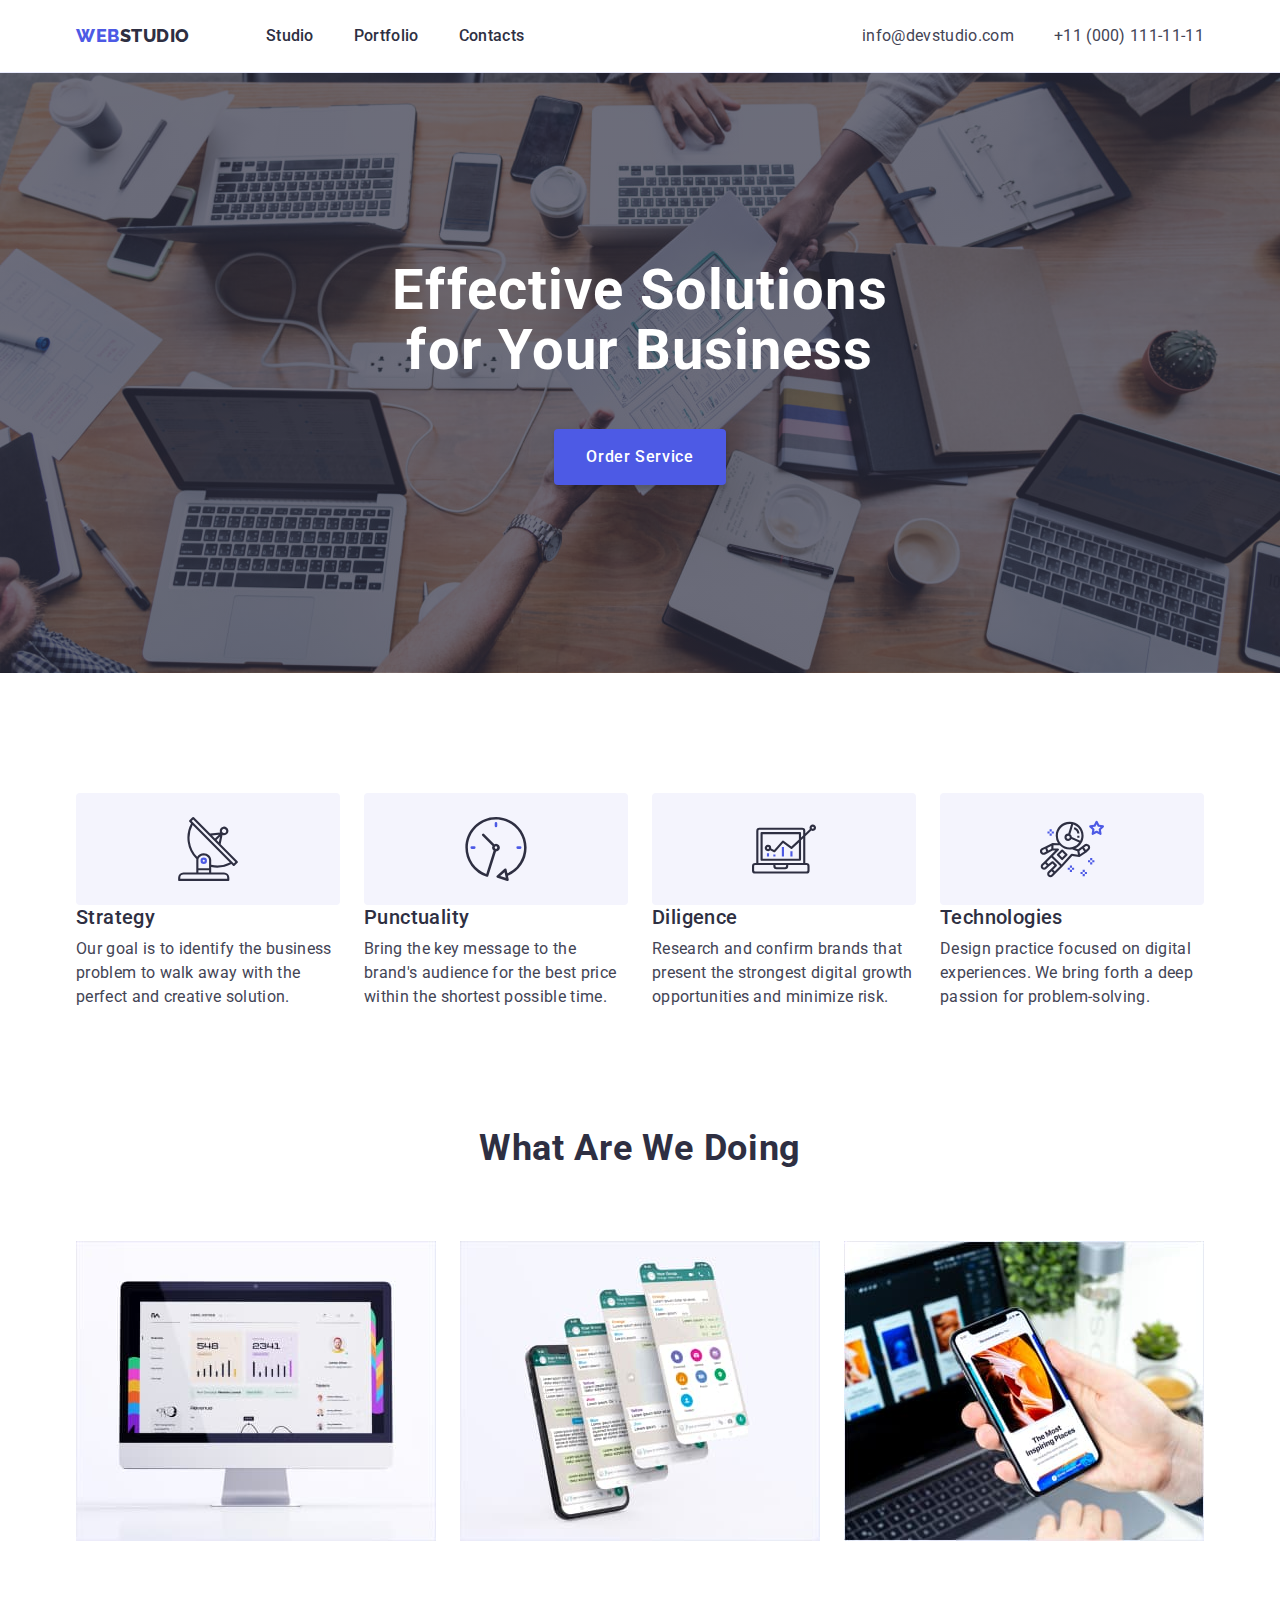
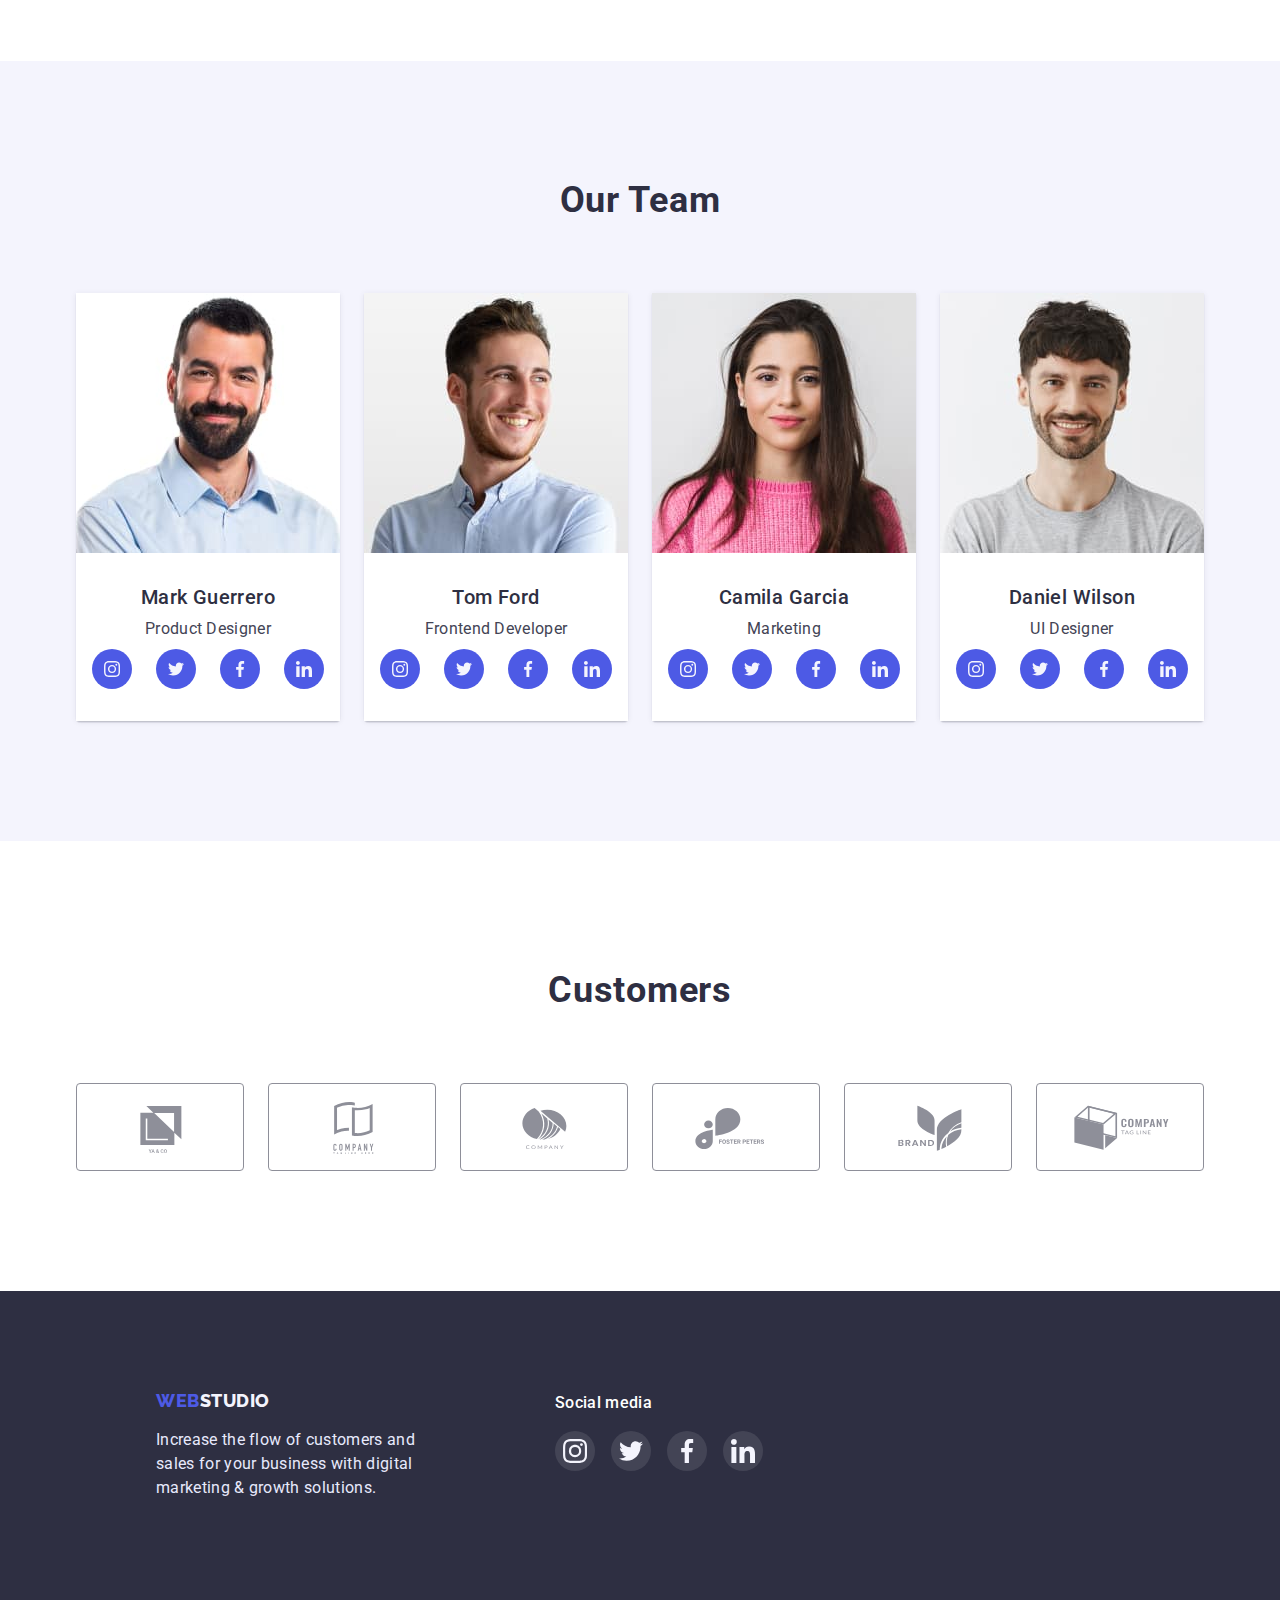
<file: index.html>
<!DOCTYPE html>
<html lang="en">
  <head>
    <meta charset="UTF-8" />
    <meta http-equiv="X-UA-Compatible" content="IE=edge" />
    <meta name="viewport" content="width=device-width, initial-scale=1.0" />
    <title>WebStudio</title>
    <link rel="stylesheet" href="https://cdnjs.cloudflare.com/ajax/libs/modern-normalize/1.0.0/modern-normalize.min.css"/>
    
    <link rel="stylesheet" href="./css/styles.css" />
    <link rel="preconnect" href="https://fonts.googleapis.com" />
    <link rel="preconnect" href="https://fonts.gstatic.com" crossorigin />
    <link
      href="https://fonts.googleapis.com/css2?family=Raleway:wght@800&family=Roboto:wght@400;500;700&display=swap"
      rel="stylesheet"/>
      
  </head>
  <body>
    <!-- navigation -->
    <header class="header">
      <div class="container container-header">
      <nav class="header-general">
        <a href="./index.html" class="header-logo link"
          >Web<span class="header-logo-studio">Studio</span></a
        >

        <ul class="header-navigation list">
          <li class="hader-navigation-list">
            <a href="" class="header-navigation-studio link">Studio</a>
          </li>
          <li class="header-navigation-list">
            <a href="./portfolio.html" class="header-navigation-portfolio link"
              >Portfolio</a
            >
          </li>
          <li class="hader-navigation-list">
            <a href="" class="header-navigation-contacts link">Contacts</a>
          </li>
        </ul>
      </nav>
      <!-- contacts -->
      <address class="address-contact">
      <ul class="header-list-contacts list">
        <li class="header-contacts">
          <a
            href="mailto:info@devstudio.com"
            class="header-contacts-mail link"
            >info@devstudio.com</a
          >
        </li>
        <li class="header-contacts link">
          <a
            href="tel:+110001111111"
  
            class="header-contacts-phone link"
            >+11 (000) 111-11-11</a
          >
        </li>
      </ul>
      </address>
    </header>
    <main>
      <!-- main -->
      <section class="hero">
       <div class="container container-main">
        <h1 class="hero-text">Effective Solutions <br />for Your Business</h1>
        <button type="button" class="hero-button hero-button-orderservice">
          Order Service
        </button>
      </section>
      <section class="qualities">
        <div class="container">
        <h2 class="qualities-section-name visually-hidden">Our Qualities</h2>
        <ul class=" qualities-unordered list">
          <li class="qualities-list">
            <div class="qual-icon">
            <svg class="quality-icon" width="64px" height="64px">
                  <use href="./images/icons.svg#icon-antenna-1" ></use>
                </svg>
            </div>
    <h3 class="qualities-list-strategy-name qualities-list-name">Strategy</h3>
            <p class="qualities-list-text">
              Our goal is to identify the business problem to walk away with the
              perfect and creative solution.
            </p>
          </li>
          <li class="qualities-list">
            <div class="qual-icon">
            <svg class="quality-icon" width="64px" height="64px">
                  <use href="./images/icons.svg#icon-clock-1" ></use>
                </svg>
                </div>
            <h3 class="qualities-list-punctuality-name qualities-list-name ">Punctuality
            </h3>
            <p class="qualities-list-text">
              Bring the key message to the brand's audience for the best price
              within the shortest possible time.
            </p>
          </li>
          <li class="qualities-list">
            <div class="qual-icon">
            <svg class="quality-icon" width="64px" height="64px">
                  <use href="./images/icons.svg#icon-diagram-1"></use>
                </svg>
                </div>
            <h3 class="qualities-list-diligence-name qualities-list-name">Diligence
            </h3>
            <p class="qualities-list-text">
              Research and confirm brands that present the strongest digital
              growth opportunities and minimize risk.
            </p>
          </li>
          <li class="qualities-list">
            <div class="qual-icon">
            <svg class="quality-icon" width="64px" height="64px">
                  <use href="./images/icons.svg#icon-astronaut-1"> </use>
                </svg>
                </div>
            <h3 class="qualities-list-tehnologies-name qualities-list-name">Technologies
            </h3>
            <p class="qualities-list-text">
              Design practice focused on digital experiences. We bring forth a
              deep passion for problem-solving.
            </p>
          </li>
        </ul>
        </div>
      </section>
      <section class="works">
        <div class="container">
        <h2 class="works-name">What are we doing</h2>
        <ul class="works-list list">
          <li class="works-list-one">
            <img
              src="./images/screen.jpg"
              alt="screen"
              width="360"
              height="300"
            />
          </li>
          <li class="works-list-two">
            <img
              src="./images/smartfone.jpg"
              alt="smartfone"
              width="360"
              height="300"
            />
          </li>
          <li class="works-list-three">
            <img
              src="./images/note.jpg"
              alt="notebook"
              width="360"
              height="300"
            />
          </li>
        </ul>
      </section>
      <!-- team -->
      <section class="team">
        <div class="container">
        <h2 class="team-name">Our Team</h2>
        <ul class="team-list list">
          <li class="team-list-person">
            <img
              src="./images/mark.jpg"
              alt="Mark Guerrero"
              width="264"
              height="260"
            />
            <div class="container-team">
            <h3 class="team-list-name">Mark Guerrero</h3>
            <p class="team-list-job">Product Designer</p>
            <ul class="team-soc-list list">
              <li class="team-soc-items"><a href="" class="team-soc-link link">
                <svg class="team-soc-icon" width="16px" height="16px">
                  <use href="./images/icons.svg#icon-instagram">

                  </use>
                </svg>
              </a></li>
              <li class="team-soc-items"><a href="" class="team-soc-link link"><svg class="team-soc-icon" width="16px" height="16px">
                  <use href="./images/icons.svg#icon-twitter">

                  </use>
                </svg></a></li>
              <li class="team-soc-items"><a href="" class="team-soc-link link"><svg class="team-soc-icon" width="16px" height="16px">
                  <use href="./images/icons.svg#icon-facebook">

                  </use>
                </svg></a></li>
              <li class="team-soc-items"><a href="" class="team-soc-link link"><svg class="team-soc-icon" width="16px" height="16px">
                  <use href="./images/icons.svg#icon-linkedin">

                  </use>
                </svg></a></li>
            </ul>
          

            </div>
          </li>

          <li class="team-list-person">
            <img
              src="./images/tom.jpg"
              alt="Tom Ford"
              width="264"
              height="260"
            />
            <div class="container-team">
            <h3 class="team-list-name">Tom Ford</h3>
            <p class="team-list-job">Frontend Developer</p>
<ul class="team-soc-list list">
              <li class="team-soc-items"><a href="" class="team-soc-link link">
                <svg class="team-soc-icon" width="16px" height="16px">
                  <use href="./images/icons.svg#icon-instagram">

                  </use>
                </svg>
              </a></li>
              <li class="team-soc-items"><a href="" class="team-soc-link link"><svg class="team-soc-icon" width="16px" height="16px">
                  <use href="./images/icons.svg#icon-twitter">

                  </use>
                </svg></a></li>
              <li class="team-soc-items"><a href="" class="team-soc-link link"><svg class="team-soc-icon" width="16px" height="16px">
                  <use href="./images/icons.svg#icon-facebook">

                  </use>
                </svg></a></li>
              <li class="team-soc-items"><a href="" class="team-soc-link link"><svg class="team-soc-icon" width="16px" height="16px">
                  <use href="./images/icons.svg#icon-linkedin">

                  </use>
                </svg></a></li>
            </ul>
            </div>
          </li>
          <li class="team-list-person">
            <img
              src="./images/camila.jpg"
              alt="Camila Garcia"
              width="264"
              height="260"
            />
            <div class="container-team">
            <h3 class="team-list-name">Camila Garcia</h3>
            <p class="team-list-job">Marketing</p>
<ul class="team-soc-list list">
              <li class="team-soc-items"><a href="" class="team-soc-link link">
                <svg class="team-soc-icon" width="16px" height="16px">
                  <use href="./images/icons.svg#icon-instagram">

                  </use>
                </svg>
              </a></li>
              <li class="team-soc-items"><a href="" class="team-soc-link link"><svg class="team-soc-icon" width="16px" height="16px">
                  <use href="./images/icons.svg#icon-twitter">

                  </use>
                </svg></a></li>
              <li class="team-soc-items"><a href="" class="team-soc-link link"><svg class="team-soc-icon" width="16px" height="16px">
                  <use href="./images/icons.svg#icon-facebook">

                  </use>
                </svg></a></li>
              <li class="team-soc-items"><a href="" class="team-soc-link link"><svg class="team-soc-icon" width="16px" height="16px">
                  <use href="./images/icons.svg#icon-linkedin">

                  </use>
                </svg></a></li>
            </ul>
            </div>
          </li>
          <li class="team-list-person">
            <img
              src="./images/daniel.jpg"
              alt="Daniel Wilson"
              width="264"
              height="260"
            />
            <div class="container-team">
            <h3 class="team-list-name">Daniel Wilson</h3>
            <p class="team-list-job">UI Designer</p>
            <ul class="team-soc-list list">
              <li class="team-soc-items"><a href="" class="team-soc-link link">
                <svg class="team-soc-icon" width="16px" height="16px">
                  <use href="./images/icons.svg#icon-instagram">

                  </use>
                </svg>
              </a></li>
              <li class="team-soc-items"><a href="" class="team-soc-link link"><svg class="team-soc-icon" width="16px" height="16px">
                  <use href="./images/icons.svg#icon-twitter">

                  </use>
                </svg></a></li>
              <li class="team-soc-items"><a href="" class="team-soc-link link"><svg class="team-soc-icon" width="16px" height="16px">
                  <use href="./images/icons.svg#icon-facebook">

                  </use>
                </svg></a></li>
              <li class="team-soc-items"><a href="" class="team-soc-link link"><svg class="team-soc-icon" width="16px" height="16px">
                  <use href="./images/icons.svg#icon-linkedin">

                  </use>
                </svg></a></li>
            </ul>
            </div>
          </li>
        </ul>
        </div>
        </section>
        <!--Customers-->
        <section class="customers">
          <div class="container">
            <h2 class="sec-name">Customers</h2>
          <ul class="cast-list list">
            <li class="cast"><a href="" class="cast-link link">
                <svg class="cast-soc-icon" width="104px" height="56px">
                  <use href="./images/icons.svg#icon-Logo"> </use>
                </svg>
              </a>
            </li>
            <li class="cast"><a href="" class="cast-link link"> <svg class="cast-soc-icon" width="104px" height="56px">
                  <use href="./images/icons.svg#icon-Logo1"> </use>
                </svg></a></li>
            <li class="cast"><a href="" class="cast-link link"> <svg class="cast-soc-icon" width="104px" height="56px">
                  <use href="./images/icons.svg#icon-Logo2"> </use>
                </svg></a></li>
            <li class="cast"><a href="" class="cast-link link"> <svg class="cast-soc-icon" width="104px" height="56px">
                  <use href="./images/icons.svg#icon-Logo3"> </use>
                </svg></a></li>
            <li class="cast"><a href="" class="cast-link link"> <svg class="cast-soc-icon" width="104px" height="56px">
                  <use href="./images/icons.svg#icon-Logo4"> </use>
                </svg></a></li>
            <li class="cast"><a href="" class="cast-link link"> <svg class="cast-soc-icon" width="104px" height="56px">
                  <use href="./images/icons.svg#icon-Logo5"> </use>
                </svg></a></li>
          </ul>
          </div>
        </section>
    </main>
    <!-- footer -->
    <footer class="footer">
      <div class=" logo-container">
      <a href="./index.html" class="footer-logo link"
        >Web<span class="footer-logo-studio">Studio</span></a
      >
      <p class="footer-text">
        Increase the flow of customers and sales for your business with digital
        marketing & growth solutions.
      </p>
      </div>
      <div class="container soc-footer">
        <p class="soc-footer-text">Social media</p>
        <ul class="footer-soc-list list">
              <li class="footer-soc-items"><a href="" class="footer-soc-link link">
                <svg class="footer-soc-icon" width="24px" height="24px">
                  <use href="./images/icons.svg#icon-instagram">

                  </use>
                </svg>
              </a></li>
              <li class="footer-soc-items"><a href="" class="footer-soc-link link"><svg class="team-soc-icon" width="24px" height="24px">
                  <use href="./images/icons.svg#icon-twitter">

                  </use>
                </svg></a></li>
              <li class="footer-soc-items"><a href="" class="footer-soc-link link"><svg class="team-soc-icon" width="24px" height="24px">
                  <use href="./images/icons.svg#icon-facebook">

                  </use>
                </svg></a></li>
              <li class="footer-soc-items"><a href="" class="footer-soc-link link"><svg class="team-soc-icon" width="24px" height="24px">
                  <use href="./images/icons.svg#icon-linkedin">

                  </use>
                </svg></a></li>
            </ul>

      </div>
    </footer>
  </body>
</html>
</file>
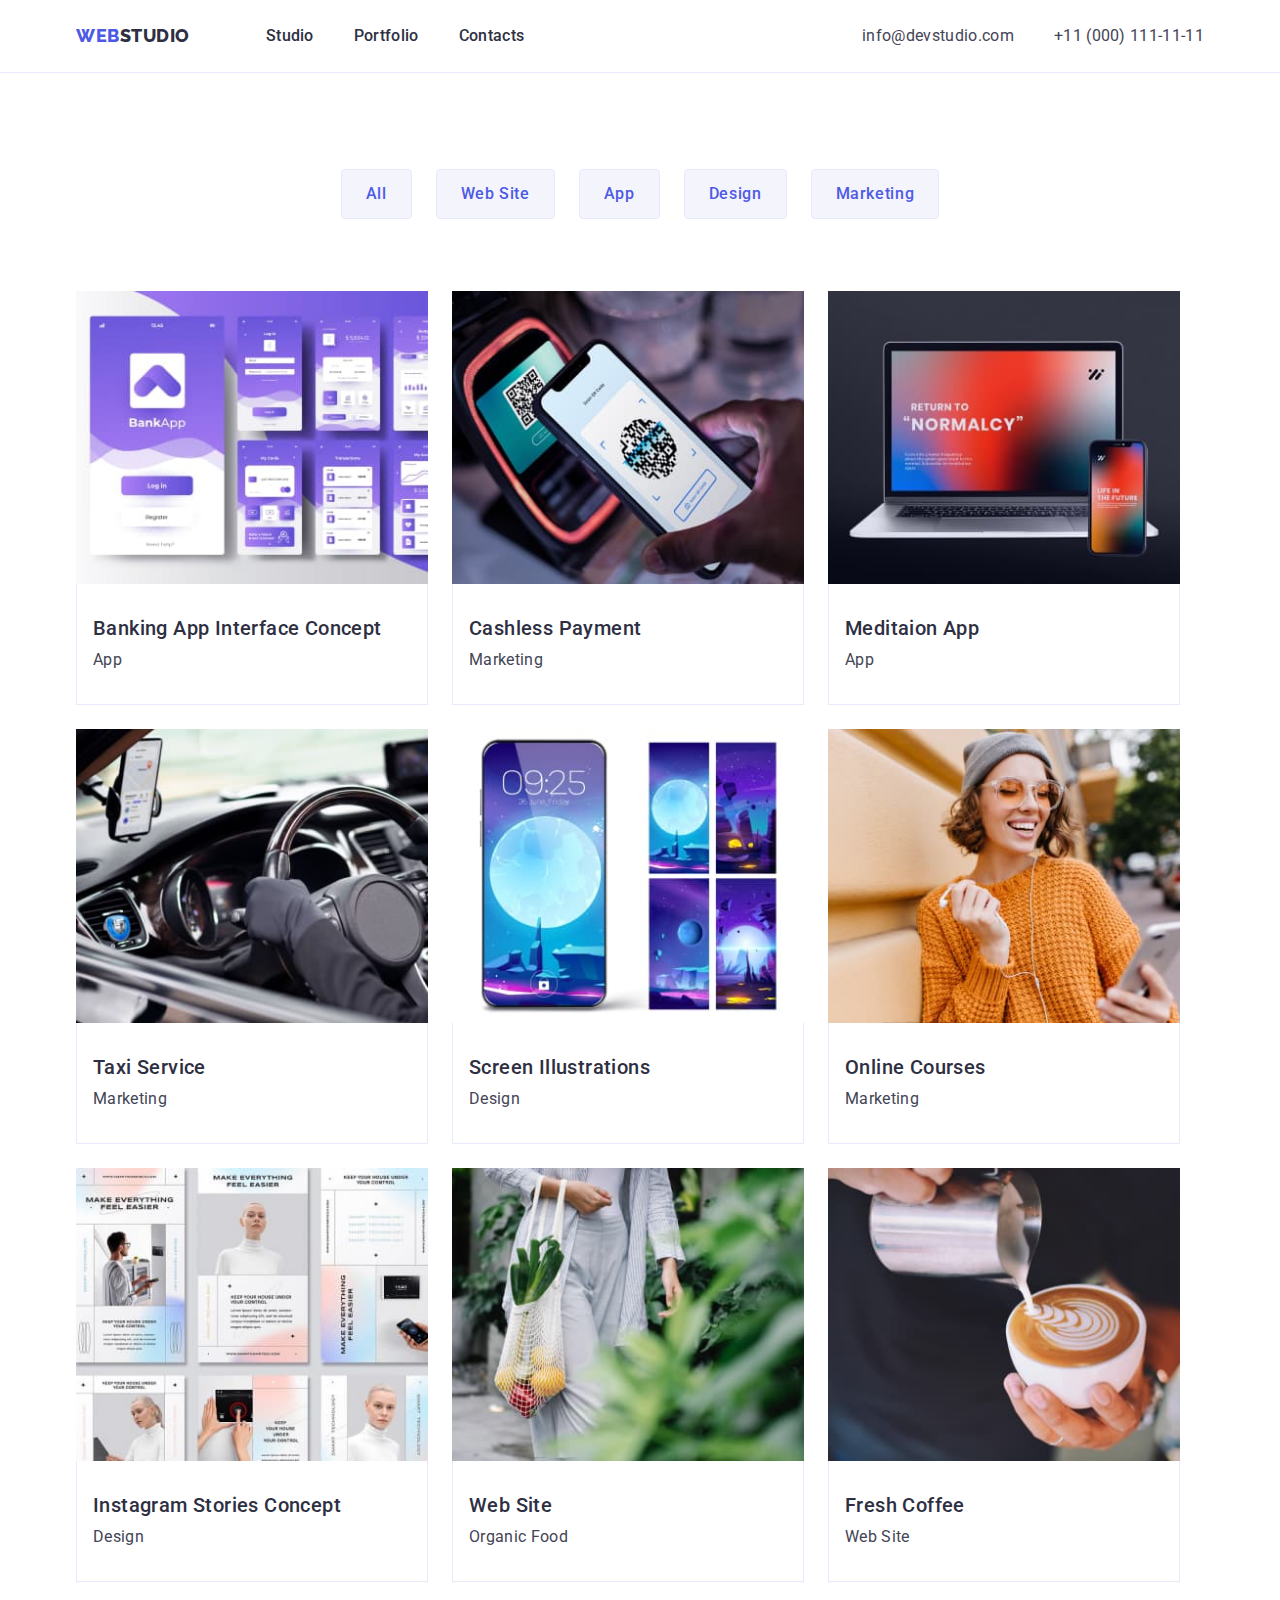
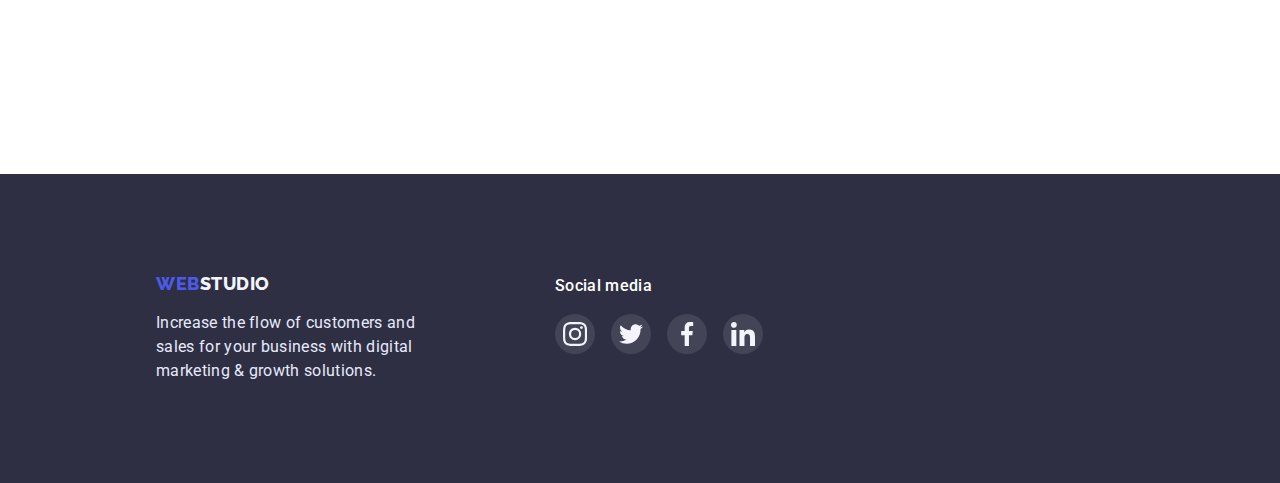
<file: portfolio.html>
<!DOCTYPE html>
<html lang="en">
  <head>
    <meta charset="UTF-8" />
    <meta http-equiv="X-UA-Compatible" content="IE=edge" />
    <meta name="viewport" content="width=device-width, initial-scale=1.0" />
    <title>Portfolio</title>
    <link rel="stylesheet" href="https://cdnjs.cloudflare.com/ajax/libs/modern-normalize/1.0.0/modern-normalize.min.css"/>
    
    <link rel="stylesheet" href="./css/styles.css" />
    <link rel="preconnect" href="https://fonts.googleapis.com" />
    <link rel="preconnect" href="https://fonts.gstatic.com" crossorigin />
    <link
      href="https://fonts.googleapis.com/css2?family=Raleway:wght@800&family=Roboto:wght@400;500;700&display=swap"
      rel="stylesheet"
    />
    
  </head>
  <body>
    <!-- navigation -->
    <header class="header">
      <div class="container container-header">
      <nav class="header-general">
        <a href="./index.html" class="header-logo link"
          >Web<span class="header-logo-studio">Studio</span></a
        >

        <ul class="header-navigation list">
          <li class="hader-navigation-list">
            <a href="" class="header-navigation-studio link">Studio</a>
          </li>
          <li class="header-navigation-list">
            <a href="./portfolio.html" class="header-navigation-portfolio link"
              >Portfolio</a
            >
          </li>
          <li class="hader-navigation-list">
            <a href="" class="header-navigation-contacts link">Contacts</a>
          </li>
        </ul>
      </nav>
      <!-- contacts -->
      <address class="address-contact">
      <ul class="header-list-contacts list">
        <li class="header-contacts">
          <a
            href="mailto:info@devstudio.com"
            class="header-contacts-mail link"
            >info@devstudio.com</a
          >
        </li>
        <li class="header-contacts link">
          <a
            href="tel:+110001111111"
  
            class="header-contacts-phone link"
            >+11 (000) 111-11-11</a
          >
        </li>
      </ul>
      </address>
    </header>
    <main>
      <section class="portfolio">
        <div class="container container-btn">
        <h1 class="visually-hidden">Buttons</h1>
        <ul class="filters list">
          <li><button type="button" class="filters-btn">All</button></li>
          <li><button type="button" class="filters-btn">Web Site</button></li>
          <li><button type="button" class="filters-btn">App</button></li>
          <li><button type="button" class="filters-btn">Design</button></li>
          <li><button type="button" class="filters-btn">Marketing</button></li>
        </ul>
        

        <ul class="cards list">
          <li class="cards-list">
            <a href="" class="link deco-link">
              <img
                src="./images/app.jpg"
                alt="mobile application"
                height="300"
                width="360"
              />
              <div class="container-text">
              <h2 class="cards-name">Banking App Interface Concept</h2>
              <p class="cards-text">App</p>
            </div>
          </a>
          </li>
          <li class="cards-list">
            <a href="" class="link deco-link">
              <img
                src="./images/barcode.jpg"
                alt="smartfone and barcode"
                height="300"
                width="360"
              />
            
<div class="container-text">
              <h2 class="cards-name">Cashless Payment</h2>
              <p class="cards-text">Marketing</p>
          </div>
          </a>
          </li>
          <li class="cards-list">
            <a href="" class="link deco-link">
              <img
                src="./images/gadget.jpg"
                alt="notebook and smartfone"
                height="300"
                width="360"
              />
<div class="container-text">
              <h2 class="cards-name">Meditaion App</h2>
              <p class="cards-text">App</p>
            </div>
          </a>
          </li>
          <li class="cards-list">
            <a href="" class="link deco-link">
              <img
                src="./images/car.jpg"
                alt=" car weel"
                height="300"
                width="360"
              />
<div class="container-text">
              <h2 class="cards-name">Taxi Service</h2>
              <p class="cards-text">Marketing</p>
            </div>
          </a>
          </li>
          <li class="cards-list">
            <a href="" class="link deco-link">
              <img
                src="./images/screenmoon.jpg"
                alt="moon on the screen"
                height="300"
                width="360"
              />
<div class="container-text">
              <h2 class="cards-name">Screen Illustrations</h2>
              <p class="cards-text">Design</p>
            </div>
          </a>
          </li>
          <li class="cards-list">
            <a href="" class="link deco-link">
              <img
                src="./images/orangegirl.jpg"
                alt=" girl in orange clothes"
                height="300"
                width="360"
              />
<div class="container-text">
              <h2 class="cards-name">Online Courses</h2>
              <p class="cards-text">Marketing</p>
            </div>
          </a>
          </li>
          <li class="cards-list">
            <a href="" class="link deco-link">
              <img
                src="./images/people.jpg"
                alt=" people"
                height="300"
                width="360"
              />
<div class="container-text">
              <h2 class="cards-name">Instagram Stories Concept</h2>
              <p class="cards-text">Design</p>
            </div>
          </a>
          </li>
          <li class="cards-list">
            <a href="" class="link deco-link">
              <img
                src="./images/granat.jpg"
                alt=" girl go from shopping"
                height="300"
                width="360"
              />
<div class="container-text">
              <h2 class="cards-name">Web Site</h2>
              <p class="cards-text">Organic Food</p>
            </div>
            </a>
          </li>
          <li class="cards-list">
            <a href="" class="link deco-link">
              <img
                src="./images/cofee.jpg"
                alt="cup of cofee"
                height="300"
                width="360"
              />
              <div class="container-text">
              <h2 class="cards-name">Fresh Coffee</h2>
              <p class="cards-text">Web Site</p>
            </div>  
          </a>
      </li>
    </ul>
        </div>
      </section>
    </main>
    <footer class="footer">
      <div class=" logo-container">
      <a href="./index.html" class="footer-logo link"
        >Web<span class="footer-logo-studio">Studio</span></a
      >
      <p class="footer-text">
        Increase the flow of customers and sales for your business with digital
        marketing & growth solutions.
      </p>
      </div>
      <div class="container soc-footer">
        <p class="soc-footer-text">Social media</p>
        <ul class="footer-soc-list list">
              <li class="footer-soc-items"><a href="" class="footer-soc-link link">
                <svg class="footer-soc-icon" width="24px" height="24px">
                  <use href="./images/icons.svg#icon-instagram">

                  </use>
                </svg>
              </a></li>
              <li class="footer-soc-items"><a href="" class="footer-soc-link link"><svg class="team-soc-icon" width="24px" height="24px">
                  <use href="./images/icons.svg#icon-twitter">

                  </use>
                </svg></a></li>
              <li class="footer-soc-items"><a href="" class="footer-soc-link link"><svg class="team-soc-icon" width="24px" height="24px">
                  <use href="./images/icons.svg#icon-facebook">

                  </use>
                </svg></a></li>
              <li class="footer-soc-items"><a href="" class="footer-soc-link link"><svg class="team-soc-icon" width="24px" height="24px">
                  <use href="./images/icons.svg#icon-linkedin">

                  </use>
                </svg></a></li>
            </ul>

      </div>
    </footer>
  </body>
</html>
</file>
<file: css/styles.css>
:root {
  --navigation-color: #2e2f42;
  --contacts-color: #434455;
  --logo-color: #4d5ae5;
  --hover-color: #404bbf;
  --white-color: #ffffff;
  --footer-logo-studio-color: #f4f4fd;
  --footer-text-color: #e7e9fc;
  --hero-grd: linear-gradient(rgba(46, 47, 66, 0.7), rgba(46, 47, 66, 0.7));
  --black-color: #000000;
  --company: #8e8f99;
  --hover-footer: #31d0aa;
  --soc-bc-footer: #ffffff1a;
}

.visually-hidden {
  position: absolute;
  width: 1px;
  height: 1px;
  margin: -1px;
  border: 0;
  padding: 0;

  white-space: nowrap;
  clip-path: inset(100%);
  clip: rect(0 0 0 0);
  overflow: hidden;
}
.list {
  list-style: none;
}
.link {
  text-decoration: none;
}
h1,
h2,
h3,
h4,
p {
  margin: 0;
}

ul {
  margin: 0;
  padding-left: 0;
}

img {
  max-width: 100%;
  height: auto;
  display: block;
}

body {
  background: var(--white-color);
  font-family: "Roboto", sans-serif;
  color: var(--navigation-color);
}

/* -----------------------HEADER--------------------------- */
.header {
  padding-top: 24px;
  padding-bottom: 24px;
  border-bottom: 1px solid #e7e9fc;
}
.container {
  max-width: 1158px;
  padding-left: 15px;
  padding-right: 15px;
  margin-left: auto;
  margin-right: auto;
}
.container-header {
  display: flex;
}
.header-general {
  display: flex;
}

.header-logo {
  font-family: "Raleway", sans-serif;
  font-weight: 800;
  font-size: 18px;
  line-height: 1.33;
  letter-spacing: 0.03em;
  text-transform: uppercase;
  color: var(--logo-color);
  margin-right: 76px;
  display: flex;
  align-items: center;
}

.header-logo-studio {
  color: var(--navigation-color);
}
.header-navigation {
  font-weight: 500;
  font-size: 16px;
  line-height: 1.5;
  letter-spacing: 0.02em;
  display: flex;
  justify-content: center;
  align-items: center;
  gap: 40px;
}
.header-navigation-list {
}
.header-navigation-studio {
  color: var(--navigation-color);
}
.header-navigation-studio:hover,
.header-navigation-studio:focus {
  color: var(--hover-color);
}

.header-navigation-portfolio {
  color: var(--navigation-color);
}
.header-navigation-portfolio:hover,
.header-navigation-portfolio:focus {
  color: var(--hover-color);
}

.header-navigation-contacts {
  color: var(--navigation-color);
}

.header-navigation-contacts:hover,
.header-navigation-contacts:focus {
  color: var(--hover-color);
}
.address-contact {
  margin-left: auto;
}
.header-list-contacts {
  display: flex;
  gap: 40px;
}

.header-contacts {
  font-size: 16px;
  line-height: 1.5;
  letter-spacing: 0.02em;
  font-style: normal;
}
.header-contacts-mail {
  color: var(--contacts-color);
}
.header-contacts-mail:hover,
.header-contacts-mail:focus {
  color: var(--hover-color);
}
.header-contacts-phone {
  color: var(--contacts-color);
}
.header-contacts-phone:hover,
.header-contacts-phone:focus {
  color: var(--hover-color);
}
/* --------------------------HERO------------------------ */
.hero {
  padding-top: 188px;
  padding-bottom: 188px;
  background: var(--navigation-color);
  background: var(--hero-grd), url(../images/people-office.jpg);
  background-repeat: no-repeat;
  background-position: center;
  background-size: cover;
  max-width: 1440px;
  margin: auto;
}
.container-main {
}
.hero-text {
  font-size: 56px;
  line-height: 1.07;
  text-align: center;
  letter-spacing: 0.02em;
  color: var(--white-color);
  margin-bottom: 48px;
}
.hero-button {
  background: var(--logo-color);
  box-shadow: 0px 4px 4px rgba(0, 0, 0, 0.15);
  border-radius: 4px;
  cursor: pointer;
  margin-right: auto;
  margin-left: auto;
  display: block;
  padding: 16px 32px;
  border: 0;
}
.hero-button:hover,
.hero-button:focus {
  background: var(--hover-color);
  box-shadow: 0px 4px 4px rgba(0, 0, 0, 0.15);
  border-radius: 4px;
  cursor: pointer;
}
.hero-button-orderservice {
  font-family: inherit;
  font-weight: 500;
  font-size: 16px;
  line-height: 1.5;
  letter-spacing: 0.04em;
  color: var(--white-color);
}
.qualities {
  padding-top: 120px;
  padding-bottom: 120px;
}
.qualities-section-name {
}
.qualities-unordered {
  display: flex;
  gap: 24px;
}

.qualities-list {
  flex-basis: calc((100% - 72px) / 4);
}
.qualities-list-strategy {
}
.qualities-list-name {
  font-weight: 500;
  font-size: 20px;
  line-height: 1.2;
  letter-spacing: 0.02em;
  margin-bottom: 8px;
}

.qualities-list-strategy-name {
}
.qualities-list-text {
  font-size: 16px;
  line-height: 1.5;
  letter-spacing: 0.02em;
  color: var(--contacts-color);
}
.qualities-list-punctuality-name {
}
.qualities-list-diligence-name {
}
.qualities-list-tehnologies-name {
}
.qual-icon {
  display: flex;
  align-items: center;
  justify-content: center;
  width: 264px;
  height: 112px;
  background: var(--footer-logo-studio-color);
  border-radius: 4px;
}
/* -----------------------WORKS------------------------- */
.works {
  padding-top: 0;
  padding-bottom: 120px;
}
.works-name {
  font-size: 36px;
  line-height: 1.11;
  text-align: center;
  letter-spacing: 0.02em;
  text-transform: capitalize;
  margin-bottom: 72px;
}
.works-list {
  display: flex;
  align-items: center;
  flex-wrap: wrap;
  gap: 24px;
  justify-content: space-between;
}
.works-list-one {
  width: calc((100% - 48px) / 3);
}
.works-list-two {
  width: calc((100% - 48px) / 3);
}
.works-list-three {
  width: calc((100% - 48px) / 3);
}
/* --------------------------TEAM------------------------------------ */
.team {
  background: var(--footer-logo-studio-color);
  padding-top: 120px;
  padding-bottom: 120px;
}

.team-name {
  font-size: 36px;
  line-height: 1.11;
  text-align: center;
  letter-spacing: 0.02em;
  text-transform: capitalize;
  margin-bottom: 72px;
}
.team-list {
  display: flex;
  gap: 24px;
}

.team-list-name {
  font-weight: 500;
  font-size: 20px;
  line-height: 1.2;
  text-align: center;
  letter-spacing: 0.02em;
  margin-bottom: 8px;
}
.team-list-job {
  font-size: 16px;
  line-height: 1.5;
  text-align: center;
  letter-spacing: 0.02em;
  color: var(--contacts-color);
  margin-bottom: 8px;
}
.team-list-person {
  background: var(--white-color);
  box-shadow: 0px 1px 6px rgb(46 47 66 / 8%), 0px 1px 1px rgb(46 47 66 / 16%),
    0px 2px 1px rgb(46 47 66 / 8%);
  border-radius: 0px 0px 4px 4px;
  width: calc((100% - 72px) / 4);
}
.container-team {
  padding-top: 32px;
  padding-bottom: 32px;
  background-color: var(--white-color);
}

.team-soc-list {
  display: flex;
  justify-content: center;
  gap: 24px;
}

.team-soc-items {
  width: 40px;
  height: 40px;
}
.team-soc-link {
  width: 100%;
  height: 100%;
  background-color: var(--logo-color);
  display: flex;
  justify-content: center;
  align-items: center;
  border-radius: 50%;
}
.team-soc-icon {
  fill: var(--footer-logo-studio-color);
}
.team-soc-link:is(:hover, :focus) {
  background-color: var(--hover-color);
}
/* ----------------------CUSTOMERS------------------ */
.customers {
  padding-top: 130px;
  padding-bottom: 120px;
}
.sec-name {
  font-size: 36px;
  line-height: 1.11;
  text-align: center;
  letter-spacing: 0.02em;
  text-transform: capitalize;
  color: var(--navigation-color);
  margin-bottom: 72px;
}
.cast-list {
  display: flex;
  gap: 24px;
}
.container {
}
.cast {
  width: calc((100% - 120px) / 6);
  height: 88px;
}
.cast-link {
  display: flex;
  justify-content: center;
  align-items: center;
  width: 100%;
  height: 100%;
  color: var(--company);
  border: 1px solid var(--company);
  border-radius: 4px;
}

.cast-link:is(:hover, :focus) {
  color: var(--hover-color);
  border-color: 1px solid var(--hover-color);
}
.cast-soc-icon {
  fill: currentColor;
}
.cast-link:is(:hover, :focus) .cast-soc-icon {
  fill: currentColor;
  transition-duration: 250ms;
  transition-timing-function: cubic-bezier(0.4, 0, 0.2, 1);
}

/* -----------------------------FOOTER------------------------ */
.footer {
  background: var(--navigation-color);
  padding-top: 100px;
  padding-bottom: 100px;
  display: flex;
}
.logo-container {
  margin-left: 156px;
  margin-right: 120px;
}
.footer-logo {
  font-family: "Raleway", sans-serif;
  font-weight: 800;
  font-size: 18px;
  line-height: 1.16;
  letter-spacing: 0.03em;
  text-transform: uppercase;
  color: var(--logo-color);
  margin-bottom: 8px;
}
.footer-logo-studio {
  color: var(--footer-logo-studio-color);
}
.footer-text {
  font-size: 16px;
  line-height: 1.5;
  letter-spacing: 0.02em;
  color: var(--footer-text-color);
  width: 264px;
  margin-top: 16px;
}
.soc-footer {
  margin: 0;
}
.soc-footer-text {
  color: var(--white-color);
  font-weight: 500;
  font-size: 16px;
  line-height: 1.5;
  letter-spacing: 0.02em;
  margin-bottom: 16px;
}
.footer-soc-list {
  display: flex;
  justify-content: center;
  gap: 16px;
}

.footer-soc-items {
  width: 40px;
  height: 40px;
}
.footer-soc-link {
  width: 100%;
  height: 100%;
  background-color: var(--soc-bc-footer);
  display: flex;
  justify-content: center;
  align-items: center;
  border-radius: 50%;
}
.footer-soc-icon {
  fill: var(--footer-logo-studio-color);
}
.footer-soc-link:is(:hover, :focus) {
  background-color: var(--hover-footer);
}

/* -------------------PAGE2---PORTFOLIO------FILTERS--------- */
.portfolio {
  padding-top: 96px;
  padding-bottom: 120px;
}
.container-btn {
  margin-bottom: 72px;
}

.filters {
  display: flex;
  align-items: center;
  justify-content: center;
  gap: 24px;
  margin-bottom: 72px;
}
.filters-btn {
  font-family: inherit;
  font-weight: 500;
  font-size: 16px;
  line-height: 1.5;
  letter-spacing: 0.04em;
  color: var(--logo-color);
  cursor: pointer;
  border-radius: 4px;
  display: flex;
  align-items: center;
  text-align: center;
  background: var(--footer-logo-studio-color);
  padding: 12px 24px;
  border: 1px solid var(--footer-text-color);
}
.filters-btn:hover,
.filters-btn:focus {
  background: var(--hover-color);
  box-shadow: 0px 3px 1px rgba(0, 0, 0, 0.1), 0px 2px 1px rgba(0, 0, 0, 0.08),
    0px 2px 2px rgba(0, 0, 0, 0.12);
  color: var(--white-color);
  border-color: var(--hover-color);
}
/* -----------------------------CARDS------------------------------------ */

.cards {
  display: flex;
  flex-wrap: wrap;
  gap: 24px;
}
.cards-list {
  flex-basis: calc((100% - 72px) / 3);
}

.container-text {
  padding-left: 16px;
  padding-top: 32px;
  padding-bottom: 32px;
  border-right: 1px solid var(--footer-text-color);
  border-left: 1px solid var(--footer-text-color);
  border-bottom: 1px solid var(--footer-text-color);
}
.deco-link {
  display: block;
}
.deco-link:is(:hover, :focus) {
  box-shadow: 0px 1px 6px rgba(46, 47, 66, 0.08),
    0px 1px 1px rgba(46, 47, 66, 0.16), 0px 2px 1px rgba(46, 47, 66, 0.08);
}
.cards-name {
  font-weight: 500;
  font-size: 20px;
  line-height: 1.2;
  letter-spacing: 0.02em;
  color: var(--navigation-color);
  margin-bottom: 8px;
}
.cards-text {
  font-size: 16px;
  line-height: 1.5;
  letter-spacing: 0.02em;
  color: var(--contacts-color);
}
</file>
